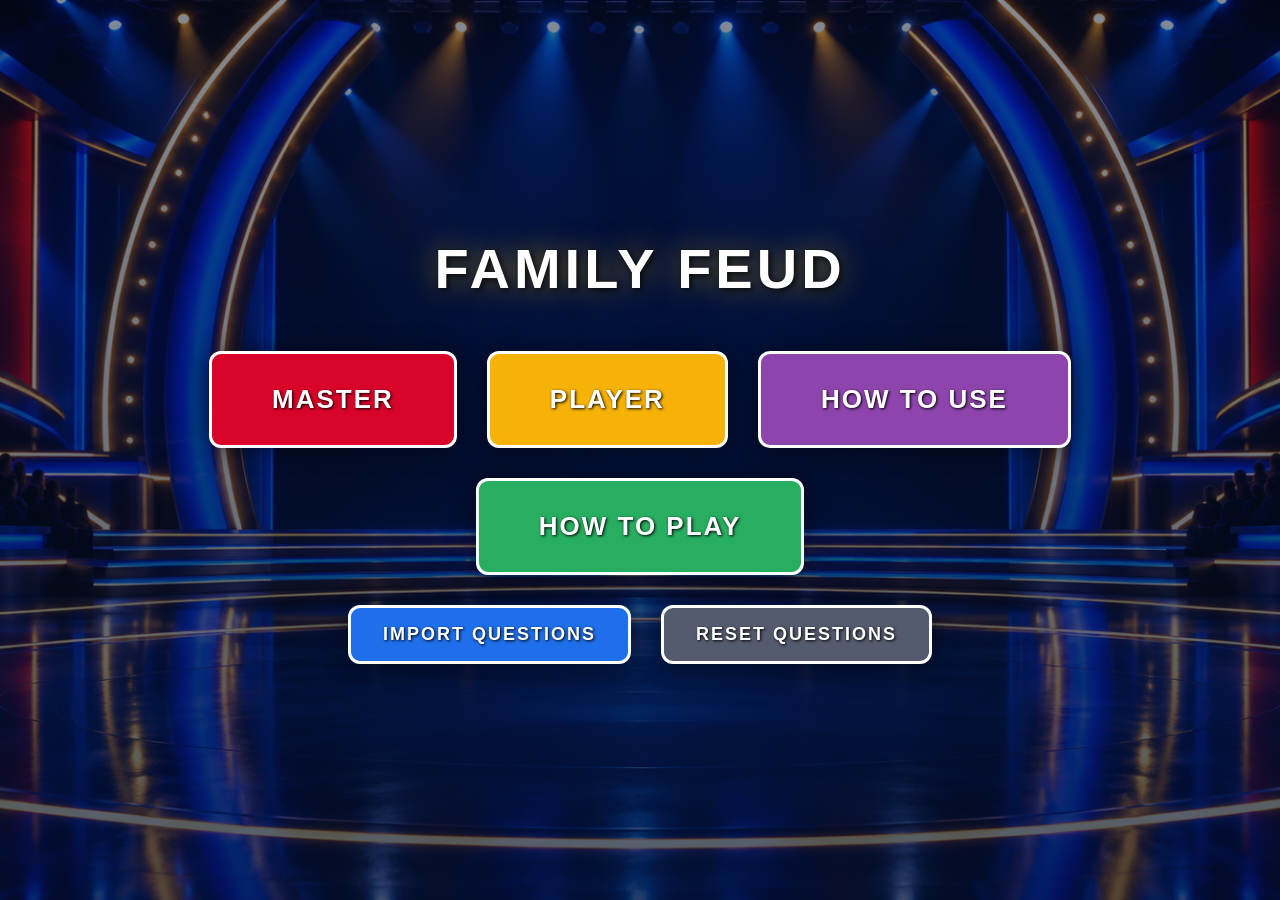
<file: index.html>
<!doctype html>
<html lang="en">
  <head>
    <meta charset="UTF-8" />
    <meta name="viewport" content="width=device-width, initial-scale=1.0" />
    <title>Family Feud</title>
    <style>
      html,
      body {
        height: 100%;
        margin: 0;
        padding: 0;
      }

      body {
        font-family: helvetica, sans-serif;
        display: flex;
        align-items: center;
        justify-content: center;
        min-height: 100vh;
        box-sizing: border-box;
        background-color: #071632;
        background-image:
          linear-gradient(rgba(4, 15, 38, 0.48), rgba(4, 15, 38, 0.68)),
          url("assets/images/stage-background.png");
        background-size: cover;
        background-position: center;
        background-repeat: no-repeat;
        background-attachment: fixed;
      }

      .landing {
        text-align: center;
        padding: 40px;
      }

      .landing h1 {
        color: white;
        font-size: 56px;
        letter-spacing: 4px;
        text-transform: uppercase;
        text-shadow:
          2px 2px 6px rgba(0, 0, 0, 0.8),
          0 0 30px rgba(255, 200, 0, 0.5);
        margin: 0 0 50px;
      }

      .buttonRow {
        display: flex;
        gap: 30px;
        justify-content: center;
        flex-wrap: wrap;
      }

      .landingBtn {
        display: inline-block;
        font-size: 26px;
        font-weight: bold;
        letter-spacing: 2px;
        text-transform: uppercase;
        text-decoration: none;
        color: white;
        padding: 30px 60px;
        border: 3px solid white;
        border-radius: 12px;
        text-shadow: 1px 1px 3px rgba(0, 0, 0, 1);
        box-shadow: 0 1px 24px 1px rgba(0, 0, 0, 0.48);
        transition:
          transform 0.2s ease,
          box-shadow 0.2s ease;
        cursor: pointer;
      }

      button.landingBtn {
        font-family: inherit;
      }

      .landingBtn:hover {
        transform: translateY(-4px);
        box-shadow: 0 6px 30px 2px rgba(0, 0, 0, 0.6);
      }

      .landingBtn:active {
        transform: translateY(0);
      }

      .masterBtn {
        background: #d90429;
      }

      .playersBtn {
        background: #f7b208;
      }

      .instructionsBtn {
        background: #8e44ad;
      }

      .mechanicsBtn {
        background: #27ae60;
      }

      .importBtn {
        background: #1f6feb;
      }

      .resetBtn {
        background: #555b6e;
      }

      .questionsRow {
        margin-top: 30px;
      }

      .questionsRow .landingBtn {
        font-size: 18px;
        padding: 16px 32px;
      }
    </style>
  </head>
  <body>
    <div class="landing">
      <h1>Family Feud</h1>
      <div class="buttonRow">
        <a class="landingBtn masterBtn" href="pages/master.html">Master</a>
        <a class="landingBtn playersBtn" href="pages/players.html">Player</a>
        <a class="landingBtn instructionsBtn" href="pages/instructions.html"
          >How to Use</a
        >
        <a class="landingBtn mechanicsBtn" href="pages/mechanics.html"
          >How to Play</a
        >
      </div>
      <div class="buttonRow questionsRow">
        <button type="button" id="importQuestions" class="landingBtn importBtn">
          Import Questions
        </button>
        <button type="button" id="resetQuestions" class="landingBtn resetBtn">
          Reset Questions
        </button>
        <input
          type="file"
          id="importQuestionsInput"
          accept="application/json,.json"
          style="display: none"
        />
      </div>
    </div>

    <script src="assets/js/questions.js"></script>
    <script src="assets/js/question-utils.js"></script>
    <script>
      function importQuestions() {
        document.getElementById("importQuestionsInput").click();
      }

      function handleQuestionsFile(event) {
        var file = event.target.files && event.target.files[0];
        if (!file) return;
        var reader = new FileReader();
        reader.onload = function (e) {
          var parsed;
          try {
            parsed = JSON.parse(e.target.result);
          } catch (err) {
            alert("That file is not valid JSON.");
            return;
          }
          var validationError = validateQuestionsData(parsed);
          if (validationError) {
            alert("Could not import questions: " + validationError);
            return;
          }
          localStorage.setItem("feudQuestionsData", JSON.stringify(parsed));
          localStorage.removeItem("feudGameState");
          alert(
            "Imported " +
              parsed.rounds.length +
              " round(s). Head to the Master Screen to start.",
          );
        };
        reader.onerror = function () {
          alert("Could not read that file.");
        };
        reader.readAsText(file);
        event.target.value = "";
      }

      function resetQuestions() {
        if (!localStorage.getItem("feudQuestionsData")) {
          alert("You're already using the default sample_question.json.");
          return;
        }
        if (
          !confirm(
            "Switch back to the default sample_question.json? This clears your imported question set.",
          )
        ) {
          return;
        }
        localStorage.removeItem("feudQuestionsData");
        localStorage.removeItem("feudGameState");
        alert("Restored the default sample_question.json.");
      }

      document
        .getElementById("importQuestions")
        .addEventListener("click", importQuestions);
      document
        .getElementById("importQuestionsInput")
        .addEventListener("change", handleQuestionsFile);
      document
        .getElementById("resetQuestions")
        .addEventListener("click", resetQuestions);
    </script>
  </body>
</html>
</file>
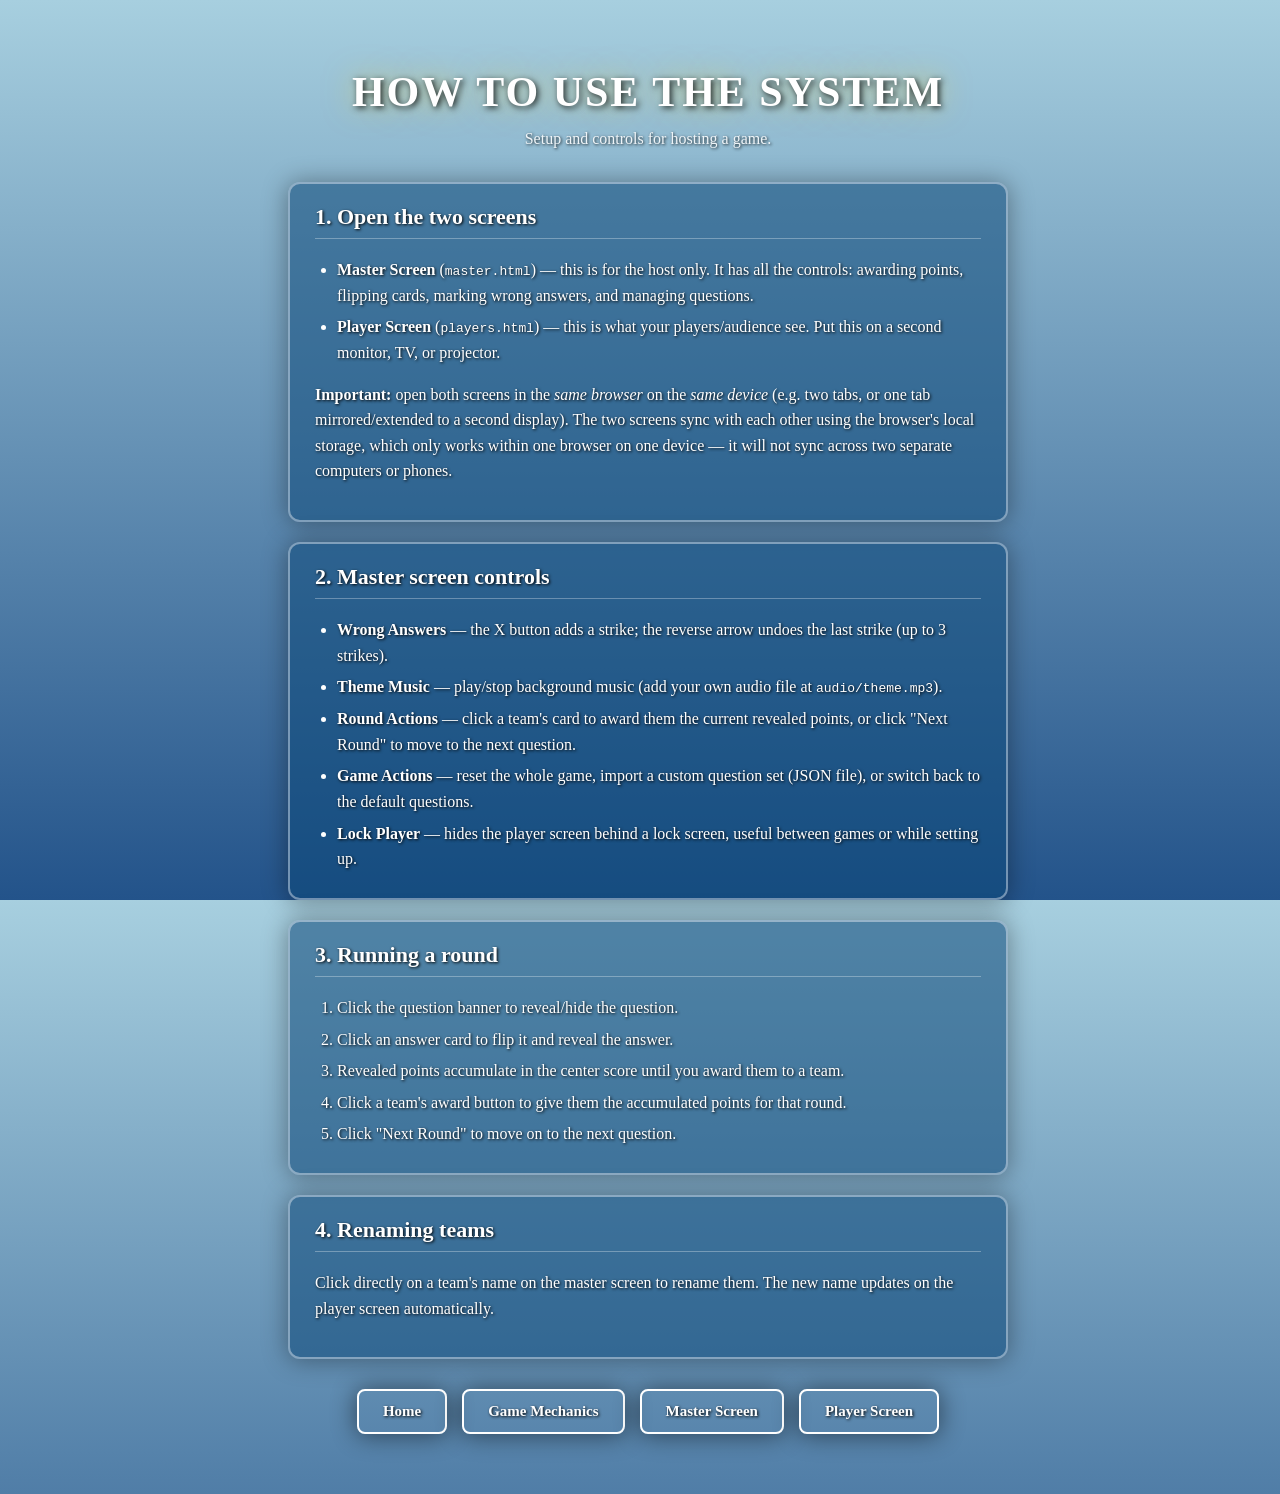
<file: instructions.html>
<!doctype html>
<html lang="en">
  <head>
    <meta charset="UTF-8" />
    <meta name="viewport" content="width=device-width, initial-scale=1.0" />
    <title>Family Feud - How to Use the System</title>
    <link rel="stylesheet" href="styles.css" />
  </head>
  <body>
    <div class="contentPage">
      <div class="card">
        <h1>How to Use the System</h1>
        <p class="subtitle">Setup and controls for hosting a game.</p>

        <section>
          <h2>1. Open the two screens</h2>
          <ul>
            <li>
              <strong>Master Screen</strong> (<code>master.html</code>) — this
              is for the host only. It has all the controls: awarding points,
              flipping cards, marking wrong answers, and managing questions.
            </li>
            <li>
              <strong>Player Screen</strong> (<code>players.html</code>) — this
              is what your players/audience see. Put this on a second monitor,
              TV, or projector.
            </li>
          </ul>
          <p>
            <strong>Important:</strong> open both screens in the
            <em>same browser</em> on the <em>same device</em> (e.g. two tabs, or
            one tab mirrored/extended to a second display). The two screens sync
            with each other using the browser's local storage, which only works
            within one browser on one device — it will not sync across two
            separate computers or phones.
          </p>
        </section>

        <section>
          <h2>2. Master screen controls</h2>
          <ul>
            <li>
              <strong>Wrong Answers</strong> — the X button adds a strike; the
              reverse arrow undoes the last strike (up to 3 strikes).
            </li>
            <li>
              <strong>Theme Music</strong> — play/stop background music (add
              your own audio file at <code>audio/theme.mp3</code>).
            </li>
            <li>
              <strong>Round Actions</strong> — click a team's card to award them
              the current revealed points, or click "Next Round" to move to the
              next question.
            </li>
            <li>
              <strong>Game Actions</strong> — reset the whole game, import a
              custom question set (JSON file), or switch back to the default
              questions.
            </li>
            <li>
              <strong>Lock Player</strong> — hides the player screen behind a
              lock screen, useful between games or while setting up.
            </li>
          </ul>
        </section>

        <section>
          <h2>3. Running a round</h2>
          <ol>
            <li>Click the question banner to reveal/hide the question.</li>
            <li>Click an answer card to flip it and reveal the answer.</li>
            <li>
              Revealed points accumulate in the center score until you award
              them to a team.
            </li>
            <li>
              Click a team's award button to give them the accumulated points
              for that round.
            </li>
            <li>Click "Next Round" to move on to the next question.</li>
          </ol>
        </section>

        <section>
          <h2>4. Renaming teams</h2>
          <p>
            Click directly on a team's name on the master screen to rename them.
            The new name updates on the player screen automatically.
          </p>
        </section>

        <div class="navRow">
          <a href="index.html">Home</a>
          <a href="mechanics.html">Game Mechanics</a>
          <a href="master.html">Master Screen</a>
          <a href="players.html">Player Screen</a>
        </div>
      </div>
    </div>
  </body>
</html>
</file>
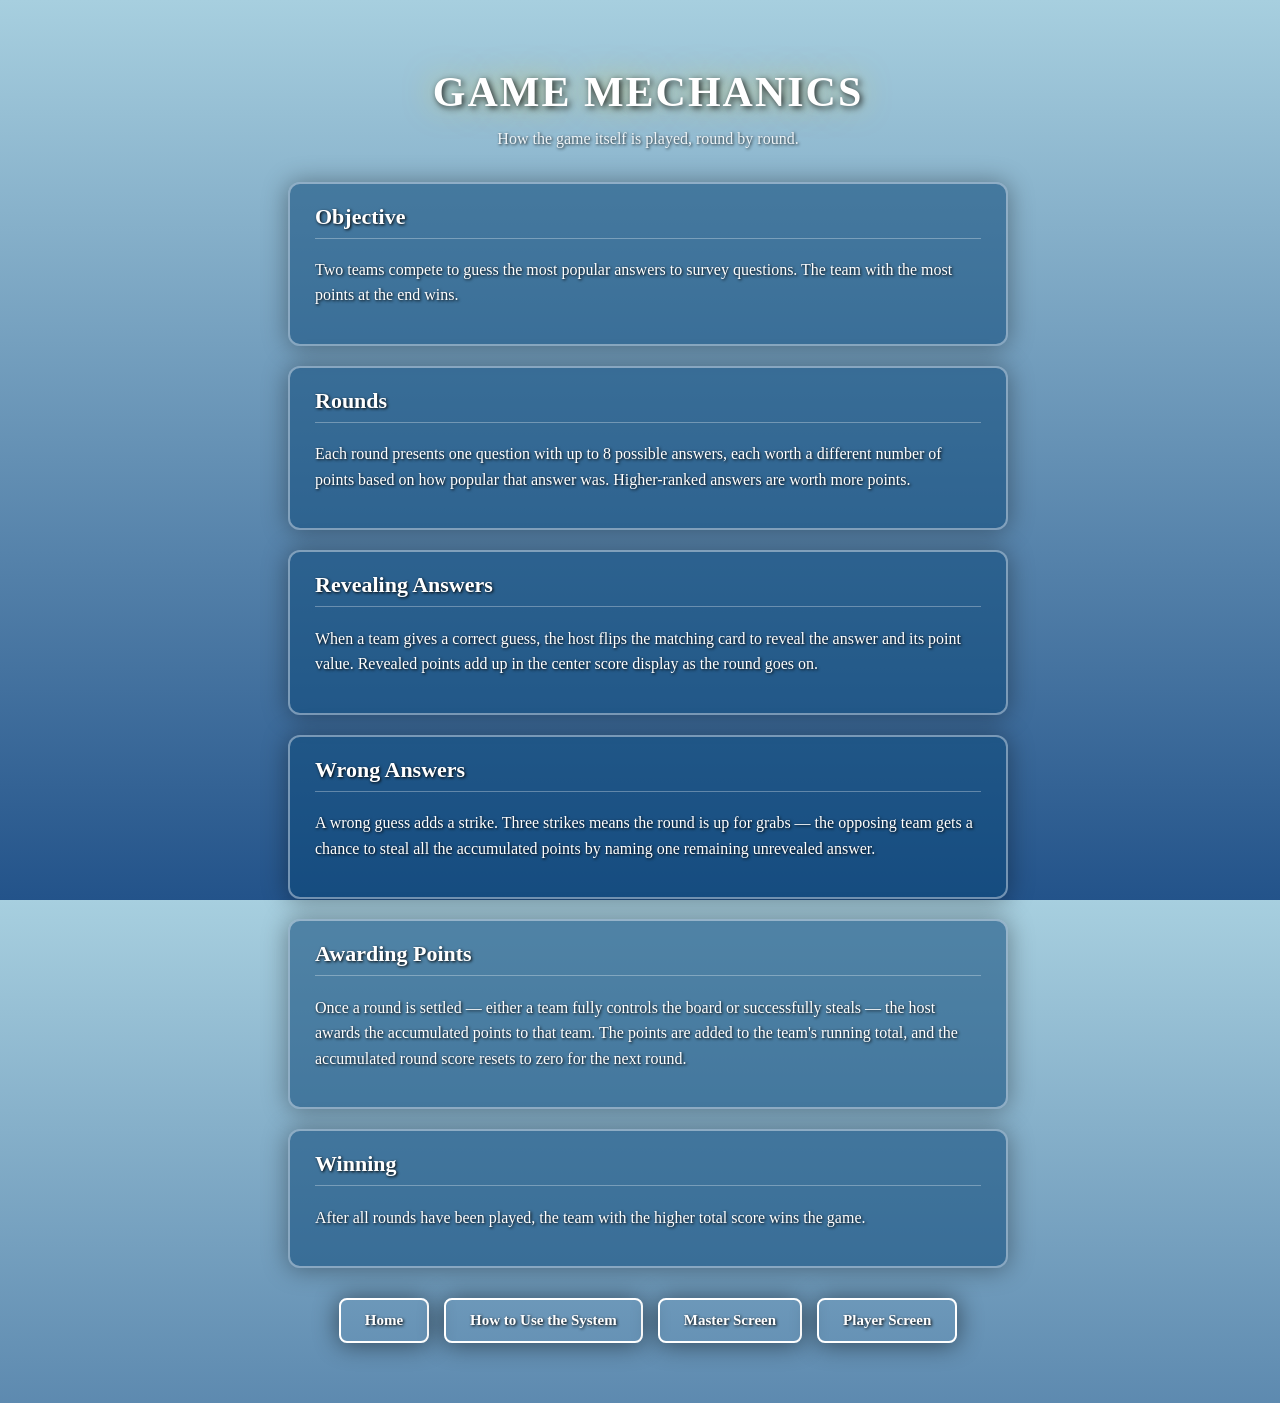
<file: mechanics.html>
<!doctype html>
<html lang="en">
  <head>
    <meta charset="UTF-8" />
    <meta name="viewport" content="width=device-width, initial-scale=1.0" />
    <title>Family Feud - Game Mechanics</title>
    <link rel="stylesheet" href="styles.css" />
  </head>
  <body>
    <div class="contentPage">
      <div class="card">
        <h1>Game Mechanics</h1>
        <p class="subtitle">How the game itself is played, round by round.</p>

        <section>
          <h2>Objective</h2>
          <p>
            Two teams compete to guess the most popular answers to survey
            questions. The team with the most points at the end wins.
          </p>
        </section>

        <section>
          <h2>Rounds</h2>
          <p>
            Each round presents one question with up to 8 possible answers, each
            worth a different number of points based on how popular that answer
            was. Higher-ranked answers are worth more points.
          </p>
        </section>

        <section>
          <h2>Revealing Answers</h2>
          <p>
            When a team gives a correct guess, the host flips the matching card
            to reveal the answer and its point value. Revealed points add up in
            the center score display as the round goes on.
          </p>
        </section>

        <section>
          <h2>Wrong Answers</h2>
          <p>
            A wrong guess adds a strike. Three strikes means the round is up for
            grabs — the opposing team gets a chance to steal all the accumulated
            points by naming one remaining unrevealed answer.
          </p>
        </section>

        <section>
          <h2>Awarding Points</h2>
          <p>
            Once a round is settled — either a team fully controls the board or
            successfully steals — the host awards the accumulated points to that
            team. The points are added to the team's running total, and the
            accumulated round score resets to zero for the next round.
          </p>
        </section>

        <section>
          <h2>Winning</h2>
          <p>
            After all rounds have been played, the team with the higher total
            score wins the game.
          </p>
        </section>

        <div class="navRow">
          <a href="index.html">Home</a>
          <a href="instructions.html">How to Use the System</a>
          <a href="master.html">Master Screen</a>
          <a href="players.html">Player Screen</a>
        </div>
      </div>
    </div>
  </body>
</html>
</file>
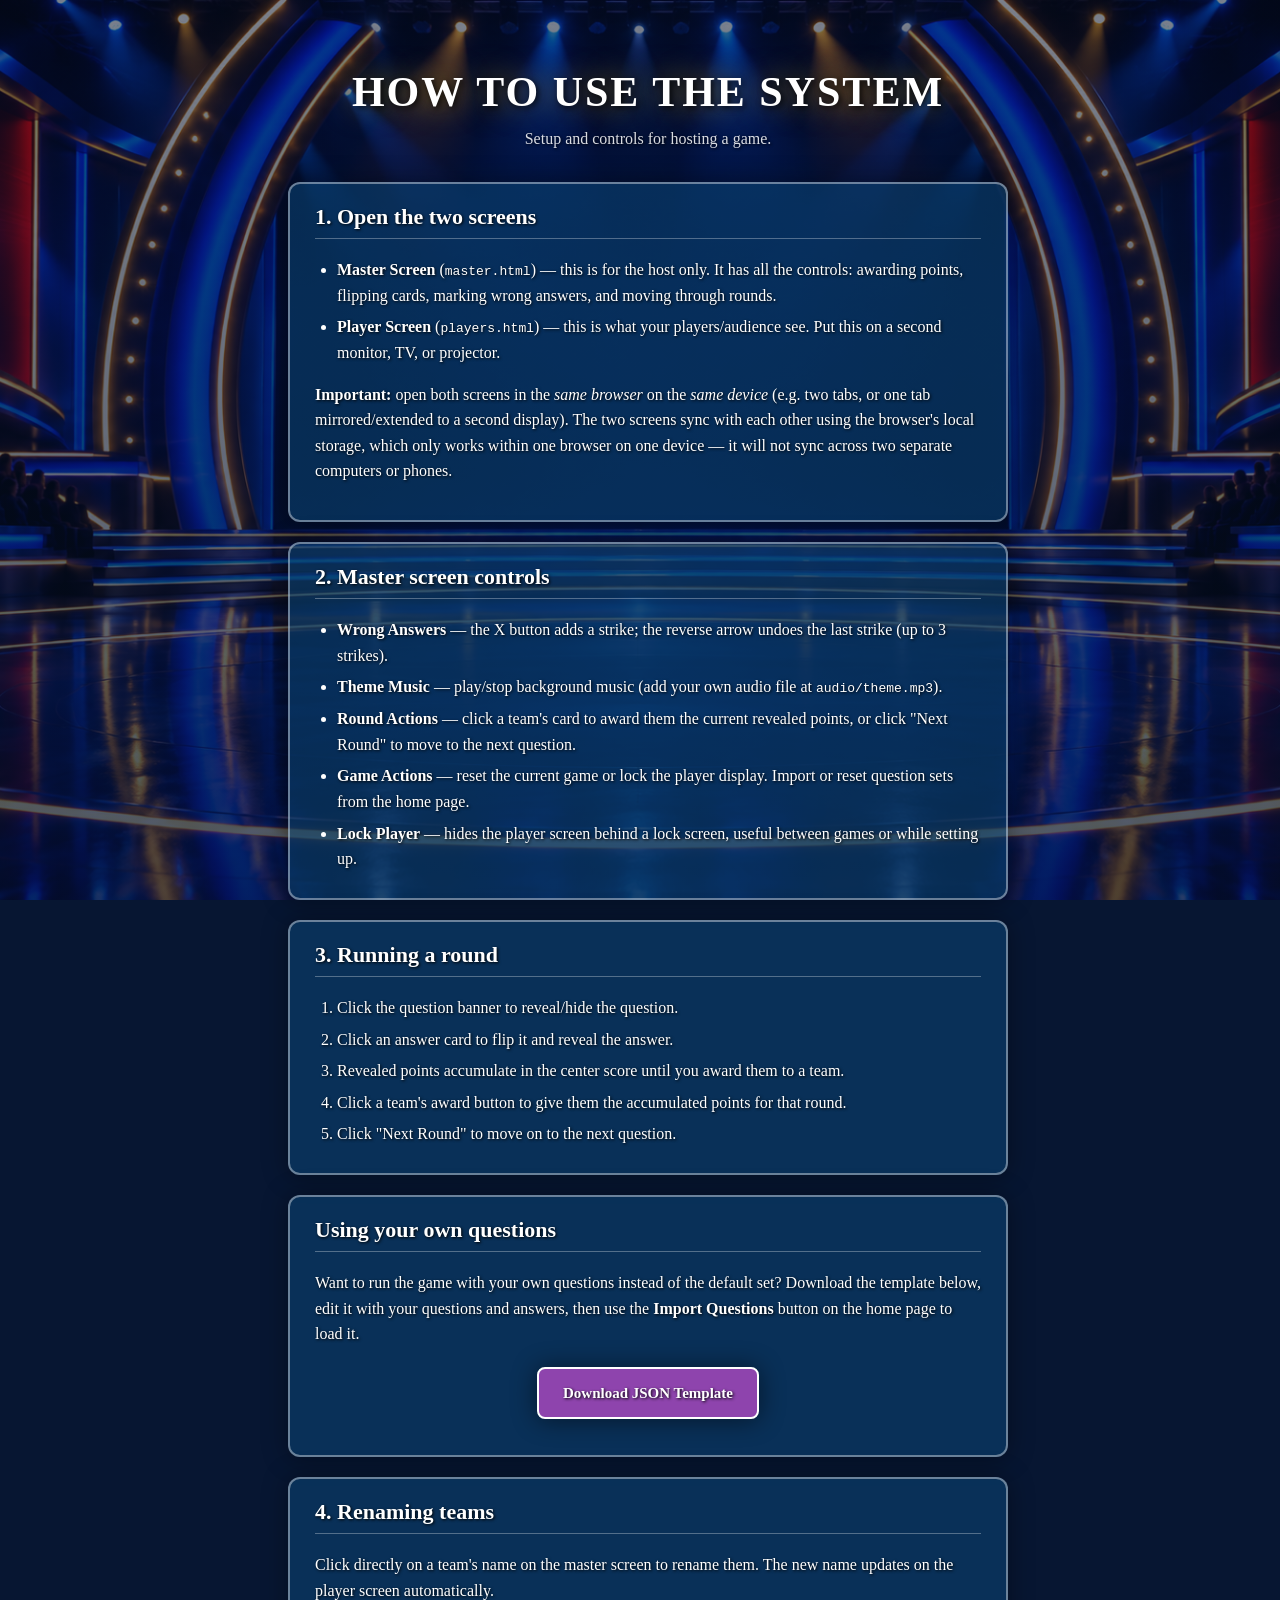
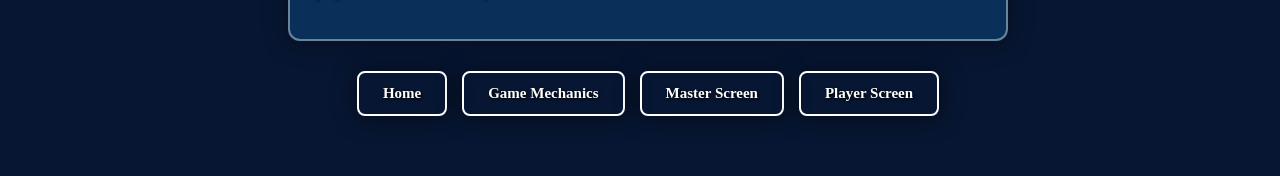
<file: pages/instructions.html>
<!doctype html>
<html lang="en">
  <head>
    <meta charset="UTF-8" />
    <meta name="viewport" content="width=device-width, initial-scale=1.0" />
    <title>Family Feud - How to Use the System</title>
    <link rel="stylesheet" href="../assets/css/styles.css" />
  </head>
  <body>
    <div class="contentPage">
      <div class="card">
        <h1>How to Use the System</h1>
        <p class="subtitle">Setup and controls for hosting a game.</p>

        <section>
          <h2>1. Open the two screens</h2>
          <ul>
            <li>
              <strong>Master Screen</strong> (<code>master.html</code>) — this
              is for the host only. It has all the controls: awarding points,
              flipping cards, marking wrong answers, and moving through rounds.
            </li>
            <li>
              <strong>Player Screen</strong> (<code>players.html</code>) — this
              is what your players/audience see. Put this on a second monitor,
              TV, or projector.
            </li>
          </ul>
          <p>
            <strong>Important:</strong> open both screens in the
            <em>same browser</em> on the <em>same device</em> (e.g. two tabs, or
            one tab mirrored/extended to a second display). The two screens sync
            with each other using the browser's local storage, which only works
            within one browser on one device — it will not sync across two
            separate computers or phones.
          </p>
        </section>

        <section>
          <h2>2. Master screen controls</h2>
          <ul>
            <li>
              <strong>Wrong Answers</strong> — the X button adds a strike; the
              reverse arrow undoes the last strike (up to 3 strikes).
            </li>
            <li>
              <strong>Theme Music</strong> — play/stop background music (add
              your own audio file at <code>audio/theme.mp3</code>).
            </li>
            <li>
              <strong>Round Actions</strong> — click a team's card to award them
              the current revealed points, or click "Next Round" to move to the
              next question.
            </li>
            <li>
              <strong>Game Actions</strong> — reset the current game or lock
              the player display. Import or reset question sets from the home
              page.
            </li>
            <li>
              <strong>Lock Player</strong> — hides the player screen behind a
              lock screen, useful between games or while setting up.
            </li>
          </ul>
        </section>

        <section>
          <h2>3. Running a round</h2>
          <ol>
            <li>Click the question banner to reveal/hide the question.</li>
            <li>Click an answer card to flip it and reveal the answer.</li>
            <li>
              Revealed points accumulate in the center score until you award
              them to a team.
            </li>
            <li>
              Click a team's award button to give them the accumulated points
              for that round.
            </li>
            <li>Click "Next Round" to move on to the next question.</li>
          </ol>
        </section>

        <section>
          <h2>Using your own questions</h2>
          <p>
            Want to run the game with your own questions instead of the default
            set? Download the template below, edit it with your questions and
            answers, then use the <strong>Import Questions</strong> button on
            the home page to load it.
          </p>
          <p style="text-align: center; margin-top: 20px">
            <a
              class="downloadBtn"
              href="../sample_question.json"
              download="sample_question.json"
            >
              Download JSON Template
            </a>
          </p>
        </section>

        <section>
          <h2>4. Renaming teams</h2>
          <p>
            Click directly on a team's name on the master screen to rename them.
            The new name updates on the player screen automatically.
          </p>
        </section>

        <div class="navRow">
          <a href="../index.html">Home</a>
          <a href="mechanics.html">Game Mechanics</a>
          <a href="master.html">Master Screen</a>
          <a href="players.html">Player Screen</a>
        </div>
      </div>
    </div>
  </body>
</html>
</file>
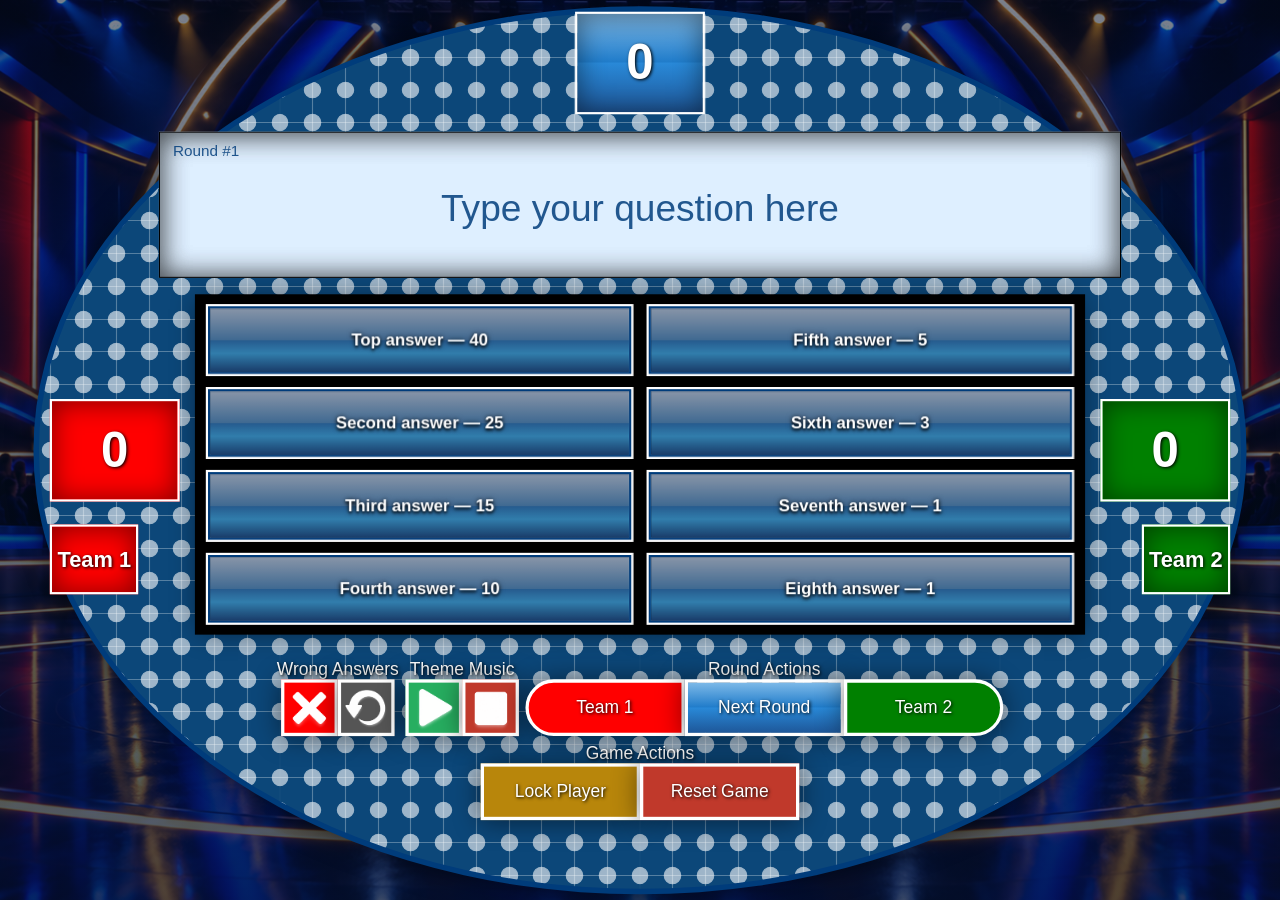
<file: pages/master.html>
<!doctype html>
<html lang="en">
  <head>
    <meta charset="UTF-8" />
    <meta name="viewport" content="width=device-width, initial-scale=1.0" />
    <title>Family Feud - Master Control</title>
    <link rel="stylesheet" href="../assets/css/styles.css" />
  </head>
  <body class="masterPage">
    <audio id="wrong" src="../assets/audio/Wrong.mp3" preload="auto"></audio>
    <audio
      id="correct"
      src="../assets/audio/Correct.mp3"
      preload="auto"
    ></audio>
    <audio id="theme" src="../assets/audio/Theme.mp3" preload="auto"></audio>

    <div
      id="wrongImagePerTeam"
      class="wrongImagePerTeam"
      style="display: none"
    ></div>
    <img
      id="wrongImage"
      src="../assets/images/wrong.png"
      alt=""
      style="display: none"
    />

    <script
      src="https://code.jquery.com/jquery-3.7.1.min.js"
      integrity="sha256-/JqT3SQfawRcv/BIHPThkBvs0OEvtFFmqPF/lYI/Cxo="
      crossorigin="anonymous"
    ></script>
    <script src="../assets/js/questions.js"></script>
    <script src="../assets/js/question-utils.js"></script>
    <script>
      var domain = "../assets/";
    </script>
    <script src="../assets/js/main.js"></script>
    <script src="../assets/js/master.js"></script>
  </body>
</html>
</file>
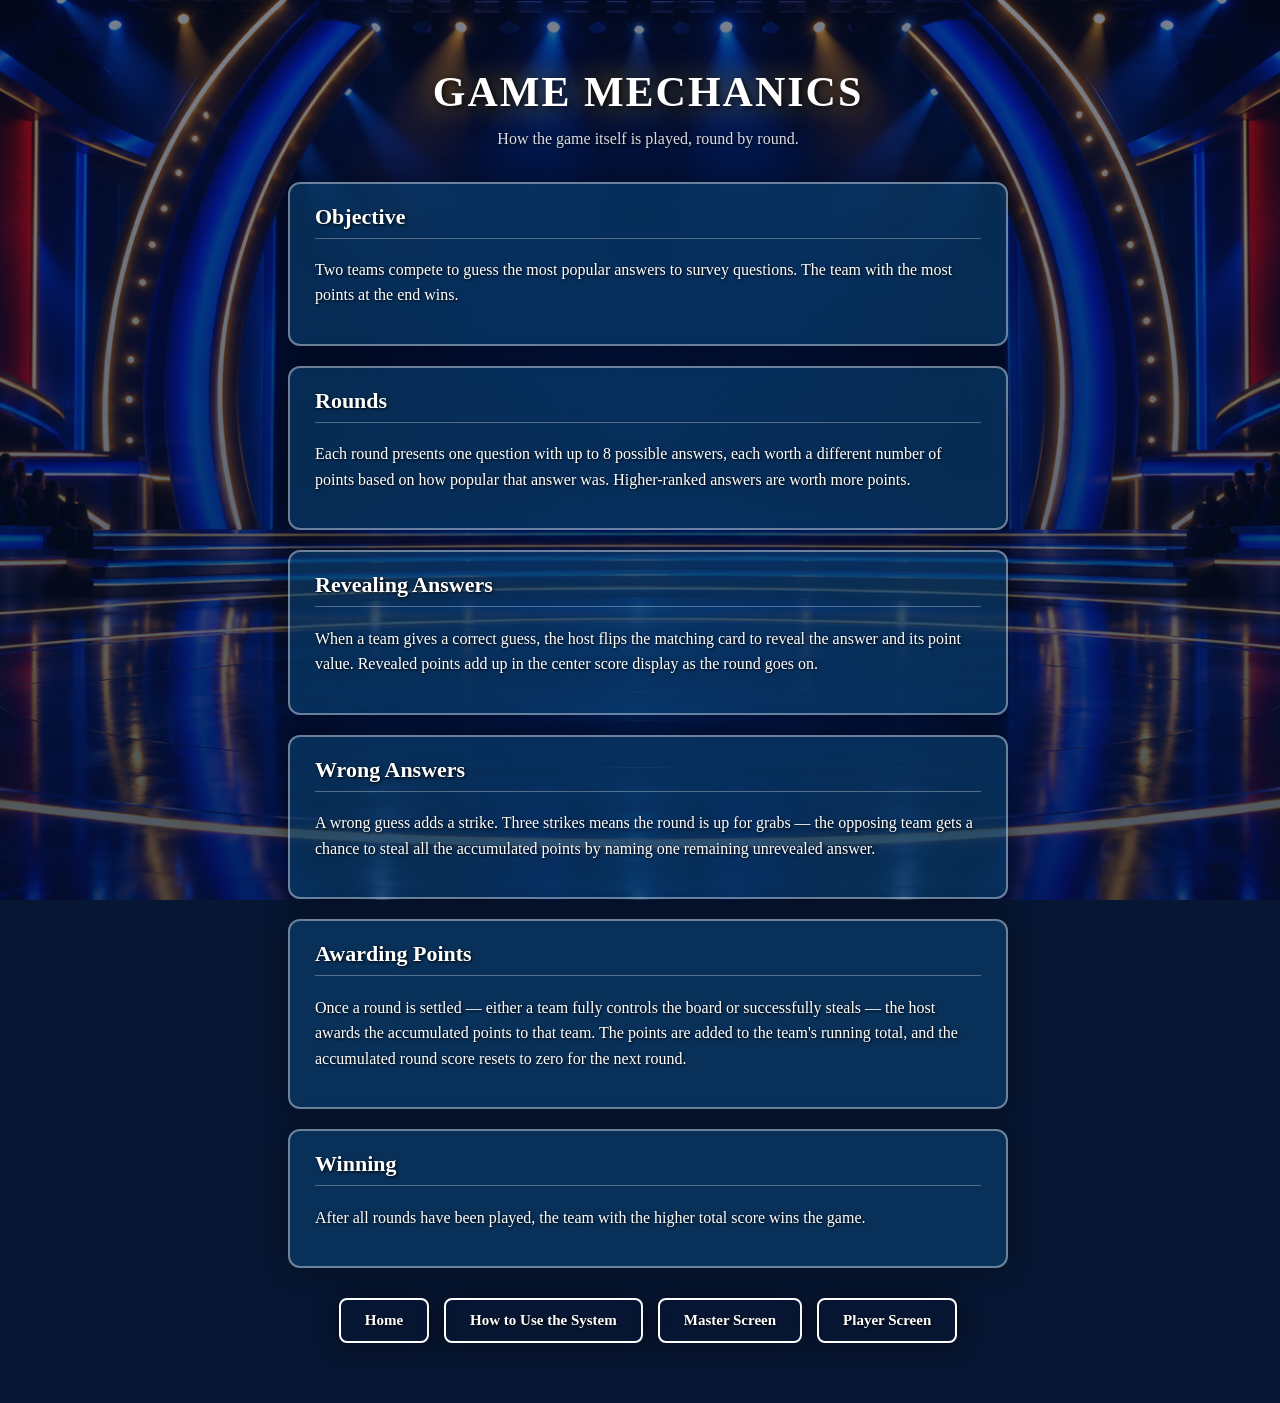
<file: pages/mechanics.html>
<!doctype html>
<html lang="en">
  <head>
    <meta charset="UTF-8" />
    <meta name="viewport" content="width=device-width, initial-scale=1.0" />
    <title>Family Feud - Game Mechanics</title>
    <link rel="stylesheet" href="../assets/css/styles.css" />
  </head>
  <body>
    <div class="contentPage">
      <div class="card">
        <h1>Game Mechanics</h1>
        <p class="subtitle">How the game itself is played, round by round.</p>

        <section>
          <h2>Objective</h2>
          <p>
            Two teams compete to guess the most popular answers to survey
            questions. The team with the most points at the end wins.
          </p>
        </section>

        <section>
          <h2>Rounds</h2>
          <p>
            Each round presents one question with up to 8 possible answers, each
            worth a different number of points based on how popular that answer
            was. Higher-ranked answers are worth more points.
          </p>
        </section>

        <section>
          <h2>Revealing Answers</h2>
          <p>
            When a team gives a correct guess, the host flips the matching card
            to reveal the answer and its point value. Revealed points add up in
            the center score display as the round goes on.
          </p>
        </section>

        <section>
          <h2>Wrong Answers</h2>
          <p>
            A wrong guess adds a strike. Three strikes means the round is up for
            grabs — the opposing team gets a chance to steal all the accumulated
            points by naming one remaining unrevealed answer.
          </p>
        </section>

        <section>
          <h2>Awarding Points</h2>
          <p>
            Once a round is settled — either a team fully controls the board or
            successfully steals — the host awards the accumulated points to that
            team. The points are added to the team's running total, and the
            accumulated round score resets to zero for the next round.
          </p>
        </section>

        <section>
          <h2>Winning</h2>
          <p>
            After all rounds have been played, the team with the higher total
            score wins the game.
          </p>
        </section>

        <div class="navRow">
          <a href="../index.html">Home</a>
          <a href="instructions.html">How to Use the System</a>
          <a href="master.html">Master Screen</a>
          <a href="players.html">Player Screen</a>
        </div>
      </div>
    </div>
  </body>
</html>
</file>
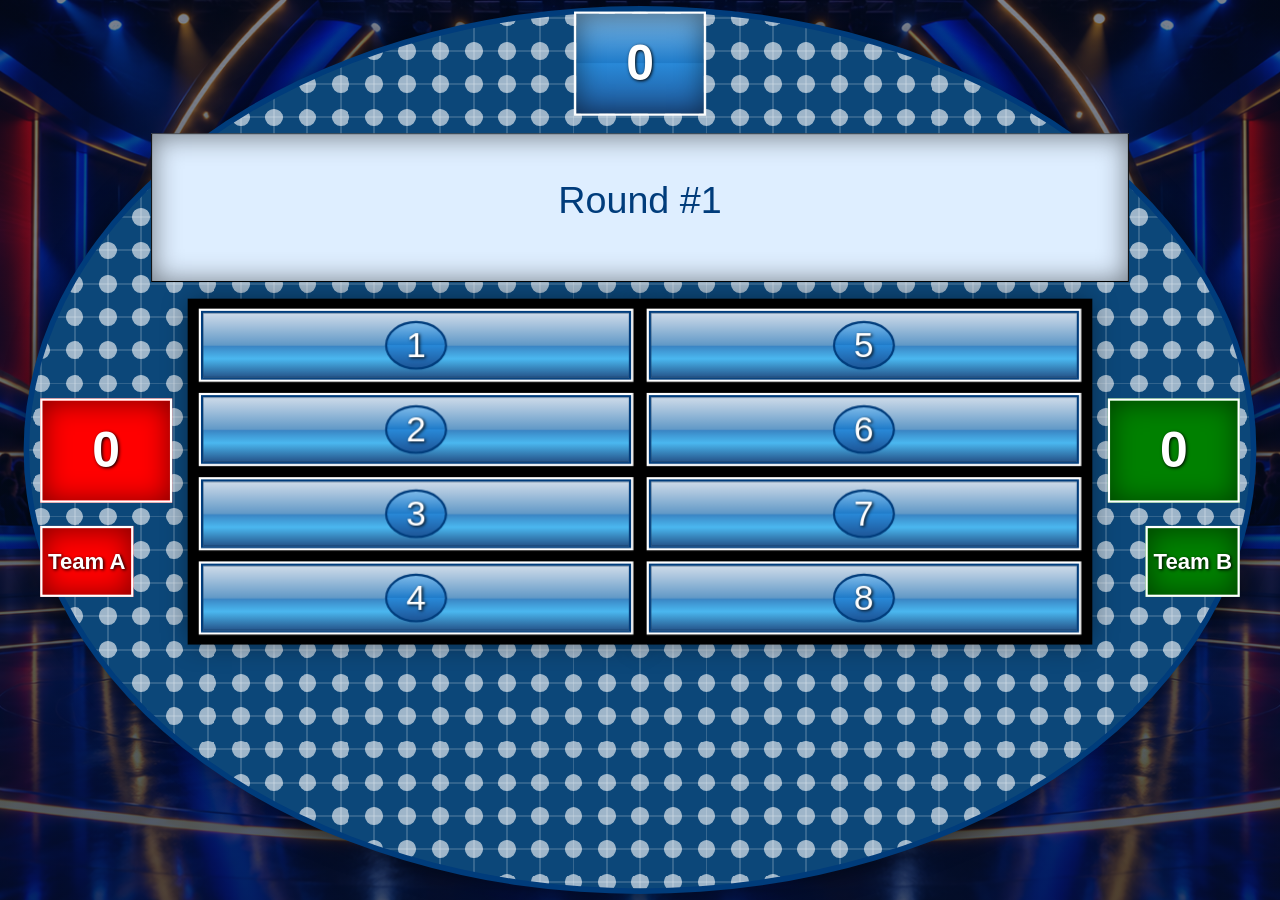
<file: pages/players.html>
<!doctype html>
<html lang="en">
  <head>
    <meta charset="UTF-8" />
    <meta name="viewport" content="width=device-width, initial-scale=1.0" />
    <title>Family Feud - Players</title>
    <link rel="stylesheet" href="../assets/css/styles.css" />
  </head>
  <body class="playersPage">
    <div id="lockScreen" class="lockScreen">
      <div class="lockScreenInner"></div>
    </div>

    <audio id="wrong" src="../assets/audio/Wrong.mp3" preload="auto"></audio>
    <audio
      id="correct"
      src="../assets/audio/Correct.mp3"
      preload="auto"
    ></audio>
    <audio id="theme" src="../assets/audio/Theme.mp3" preload="auto"></audio>

    <div
      id="wrongImagePerTeam"
      class="wrongImagePerTeam"
      style="display: none"
    ></div>
    <img
      id="wrongImage"
      src="../assets/images/wrong.png"
      alt=""
      style="display: none"
    />

    <script
      src="https://code.jquery.com/jquery-3.7.1.min.js"
      integrity="sha256-/JqT3SQfawRcv/BIHPThkBvs0OEvtFFmqPF/lYI/Cxo="
      crossorigin="anonymous"
    ></script>
    <script src="../assets/js/questions.js"></script>
    <script src="../assets/js/question-utils.js"></script>
    <script>
      var domain = "../assets/";
    </script>
    <script src="../assets/js/main.js"></script>
    <script src="../assets/js/players.js"></script>
  </body>
</html>
</file>
<file: styles.css>
html {
  height: 100%;
  width: 100%;
}

body {
  background: #a7cfdf;
  background: -moz-linear-gradient(top, #a7cfdf 0%, #23538a 100%);
  background: -webkit-linear-gradient(top, #a7cfdf 0%, #23538a 100%);
  background: linear-gradient(to bottom, #a7cfdf 0%, #23538a 100%);
  filter: progid:DXImageTransform.Microsoft.gradient(startColorstr='#a7cfdf', endColorstr='#23538a', GradientType=0);
  height: 100%;
  width: 100%;
  box-sizing: border-box;
}

.gameBoard .cardHolder > div,
.gameBoard .LBG {
  background: #cedbe9;
  background: -moz-linear-gradient(
    top,
    #cedbe9 0%,
    #aac5de 17%,
    #6199c7 50%,
    #3a84c3 51%,
    #419ad6 59%,
    #4bb8f0 71%,
    #3a8bc2 84%,
    #26558b 100%
  );
  background: -webkit-linear-gradient(
    top,
    #cedbe9 0%,
    #aac5de 17%,
    #6199c7 50%,
    #3a84c3 51%,
    #419ad6 59%,
    #4bb8f0 71%,
    #3a8bc2 84%,
    #26558b 100%
  );
  background: linear-gradient(
    to bottom,
    #cedbe9 0%,
    #aac5de 17%,
    #6199c7 50%,
    #3a84c3 51%,
    #419ad6 59%,
    #4bb8f0 71%,
    #3a8bc2 84%,
    #26558b 100%
  );
  filter: progid:DXImageTransform.Microsoft.gradient(startColorstr='#cedbe9', endColorstr='#26558b', GradientType=0);
}

.gameBoard .cardHolder > div:empty,
.gameBoard .score,
.gameBoard .button,
.gameBoard .DBG {
  background: #7db9e8;
  background: -moz-linear-gradient(
    top,
    #7db9e8 0%,
    #207cca 49%,
    #2989d8 50%,
    #1e5799 100%
  );
  background: -webkit-linear-gradient(
    top,
    #7db9e8 0%,
    #207cca 49%,
    #2989d8 50%,
    #1e5799 100%
  );
  background: linear-gradient(
    to bottom,
    #7db9e8 0%,
    #207cca 49%,
    #2989d8 50%,
    #1e5799 100%
  );
  filter: progid:DXImageTransform.Microsoft.gradient(startColorstr='#7db9e8', endColorstr='#1e5799', GradientType=0);
}

.gameBoard {
  position: relative;
  font-family: helvetica, sans-serif;
  color: white;
  text-shadow: 1px 1px 3px rgba(0, 0, 0, 1);
  border: 5px solid #003c7b;
  text-align: center;
  padding: 130px 150px 230px;
  border-radius: 50%;
  max-width: 1000px;
  max-height: 980px;
  min-width: 305px;
  margin: auto;
  background: #0c4779 url("images/bgFF.svg") repeat center center;
  -webkit-box-shadow: 0 1px 24px 1px rgba(0, 0, 0, 0.48);
  -moz-box-shadow: 0 1px 24px 1px rgba(0, 0, 0, 0.48);
  box-shadow: 0 1px 24px 1px rgba(0, 0, 0, 0.48);
}

.gameBoard .score {
  position: absolute;
  text-align: center;
  margin: auto;
  font-size: 45px;
  height: 50px;
  line-height: 50px;
  width: 75px;
  padding: 20px;
  border: 2px solid white;
  -webkit-box-shadow: inset 0 1px 24px 1px rgba(0, 0, 0, 0.48);
  -moz-box-shadow: inset 0 1px 24px 1px rgba(0, 0, 0, 0.48);
  box-shadow: inset 0 1px 24px 1px rgba(0, 0, 0, 0.48);
}

.gameBoard .score#countdown {
  height: 75px;
  line-height: 75px;
  width: 125px;
  font-size: 65px;
  left: 0;
  right: 0;
  top: 20px;
}

.gameBoard .score#team1 {
  left: 10px;
  top: 0;
  bottom: 0;
  background: red;
}

.gameBoard .score#teamLabel1 {
  left: 10px;
  top: 200px;
  bottom: 0;
  font-size: 20px;
  height: 50px;
  width: auto;
  padding: 5px;
  background: red;
  cursor: pointer;
}

.gameBoard .score#team2 {
  right: 10px;
  top: 0;
  bottom: 0;
  background: green;
}

.gameBoard .score#teamLabel2 {
  right: 10px;
  top: 200px;
  bottom: 0;
  font-size: 20px;
  height: 50px;
  width: auto;
  padding: 5px;
  background: green;
  cursor: pointer;
}

.gameBoard .questionHolder {
  position: relative;
  width: 720px;
  height: 100px;
  line-height: 100px;
  text-align: center;
  font-size: 30px;
  color: #003c7b;
  text-shadow: initial;
  border: 1px solid black;
  background: #deeeff;
  padding: 10px;
  margin: auto auto 15px;
  -webkit-box-shadow: inset 0 1px 24px 1px rgba(0, 0, 0, 0.48);
  -moz-box-shadow: inset 0 1px 24px 1px rgba(0, 0, 0, 0.48);
  box-shadow: inset 0 1px 24px 1px rgba(0, 0, 0, 0.48);
  cursor: pointer;
}

.gameBoard .questionHolder span {
  display: inline-block;
  vertical-align: middle;
  line-height: normal;
}

.gameBoard .colHolder {
  background: black;
  padding: 4px;
}

.gameBoard .colHolder > div {
  display: block;
  width: 100%;
  -webkit-box-shadow: 0 1px 24px 1px rgba(0, 0, 0, 0.48);
  -moz-box-shadow: 0 1px 24px 1px rgba(0, 0, 0, 0.48);
  box-shadow: 0 1px 24px 1px rgba(0, 0, 0, 0.48);
}

.gameBoard .cardHolder {
  display: inline-block;
  position: relative;
  vertical-align: top;
  height: 50px;
  margin: 4px;
  width: 95%;
  background: black;
  border: 4px solid white;
  perspective: 800px;
}

.gameBoard .cardHolder:not(.empty) {
  cursor: pointer;
}

.gameBoard .cardHolder b {
  position: absolute;
  right: 0;
  width: 45px;
  text-align: center;
  border-left: 2px solid #003c7b;
}

.gameBoard .cardHolder span {
  margin: 10px;
}

.gameBoard .cardHolder > div {
  top: -2px;
  left: -2px;
  margin: 0;
  padding: 0;
  position: absolute;
  width: 100%;
  height: 100%;
  border: 2px solid #003c7b;
  line-height: 50px;
  transform-style: preserve-3d;
  -webkit-transform-style: preserve-3d;
  transform: rotateX(0deg);
  transition: transform 1s cubic-bezier(0.34, 1.56, 0.64, 1);
}

.gameBoard .cardHolder > div.flipped {
  transform: rotateX(-180deg);
}

.gameBoard .cardHolder .back {
  font-size: 25px;
  text-align: left;
  height: 50px;
  line-height: 50px;
  position: absolute;
  top: 0;
  left: 0;
  width: 100%;
  backface-visibility: hidden;
  -webkit-backface-visibility: hidden;
  transform: rotateX(180deg);
}

.gameBoard .cardHolder .back span {
  text-align: left;
  display: inline-block;
  vertical-align: middle;
  line-height: normal;
}

.gameBoard .cardHolder .front {
  text-align: center;
  position: absolute;
  top: 0;
  left: 0;
  width: 100%;
  height: 100%;
  backface-visibility: hidden;
  -webkit-backface-visibility: hidden;
}

.gameBoard .cardHolder .front span {
  font-size: 30px;
  position: absolute;
  border-radius: 50%;
  line-height: 35px;
  height: 35px;
  width: 45px;
  left: 0;
  right: 0;
  top: 0;
  bottom: 0;
  display: block;
  margin: auto;
  border: 2px solid #003c7b;
}

.gameBoard .cardHolder .front .peekAnswer {
  position: absolute;
  left: 0;
  right: 0;
  top: 0;
  bottom: 0;
  line-height: 50px;
  font-size: 13px;
  text-align: center;
  color: white;
  opacity: 0.55;
  white-space: nowrap;
  overflow: hidden;
  text-overflow: ellipsis;
  padding: 0 8px;
  box-sizing: border-box;
  pointer-events: none;
}

.masterBoard .cardHolder .front .DBG {
  display: none;
}

.masterBoard .cardHolder .front .peekAnswer {
  font-size: 16px;
  opacity: 0.7;
}

.gameBoard .btnHolder {
  position: absolute;
  margin: auto;
  left: 0;
  right: 0;
  bottom: 15px;
  width: 94%;
  display: flex;
  flex-wrap: wrap;
  justify-content: center;
  align-items: center;
  gap: 8px;
}

.gameBoard .btnHolder .button {
  cursor: pointer;
  display: inline-block;
  font-size: 15px;
  margin: 0;
  height: 40px;
  line-height: 40px;
  width: 128px;
  border: 3px solid white;
  -webkit-box-shadow: 0 1px 24px 1px rgba(0, 0, 0, 0.48);
  -moz-box-shadow: 0 1px 24px 1px rgba(0, 0, 0, 0.48);
  box-shadow: 0 1px 24px 1px rgba(0, 0, 0, 0.48);
}

.gameBoard .btnHolder .button#awardTeam1 {
  border-radius: 50px 0 0 50px;
  background: red;
}

.gameBoard .btnHolder .button#awardTeam2 {
  border-radius: 0 50px 50px 0;
  background: green;
}

@media screen and (min-width: 780px) {
  .gameBoard .colHolder > div {
    display: inline-block;
    width: 50%;
  }
}

.playBtn {
  margin-top: 100px;
  background: transparent;
  color: white;
  font-weight: bold;
  padding: 20px;
  border: 3px solid white;
  -webkit-box-shadow: 0 1px 24px 1px rgb(0 0 0 / 48%);
  -moz-box-shadow: 0 1px 24px 1px rgba(0, 0, 0, 0.48);
  box-shadow: 0 1px 24px 1px rgb(0 0 0 / 48%);
}

.splashImage {
  position: absolute;
  z-index: 9999;
  top: 0;
  bottom: 0;
  left: 0;
  right: 0;
  margin: auto;
}

.wrongImagePerTeam {
  position: absolute;
  z-index: 9999;
  top: 30px;
  bottom: 0;
  left: 0;
  right: 0;
  margin: 0 auto;
  height: 100px;
  display: flex;
  align-items: center;
  justify-content: center;
  gap: 10px;
  width: fit-content;
}

.wrongImagePerTeam img {
  height: 100px;
}

.questionHide {
  height: 100%;
  z-index: 999;
  position: absolute;
  background: #deeeff;
  width: 100%;
  left: 0;
  top: 0;
  box-shadow: inset 0 1px 24px 1px rgb(0 0 0 / 48%);
}

.masterBoard .questionHide .questionNumber {
  position: absolute;
  top: 8px;
  left: 12px;
  font-size: 14px;
  line-height: normal;
  color: #003c7b;
  opacity: 0.85;
}

.masterBoard .questionHide {
  background: rgba(222, 238, 255, 0.15);
}

#wrongTeam {
  background: red;
  width: 40px !important;
  height: 40px !important;
  line-height: 40px !important;
}

#revertWrong {
  background: #555;
  width: 40px !important;
  height: 40px !important;
  line-height: 40px !important;
}

#playTheme {
  width: 40px !important;
  height: 40px !important;
  background: #27ae60 !important;
}

#stopTheme {
  width: 40px !important;
  height: 40px !important;
  background: #c0392b !important;
}

#showControls {
  width: 150px;
  font-size: 12px;
  padding: 5px;
  border: white 2px solid;
  left: 0;
  right: 0;
  position: absolute;
  margin: auto;
  bottom: 10px;
  cursor: pointer;
  font-weight: bold;
}

.playersBoard #showControls {
  display: none;
}

#resetGame {
  background: #c0392b !important;
}

#importQuestions {
  background: #8e44ad !important;
}

#resetQuestions {
  background: #7f8c8d !important;
}

#toggleLock {
  background: #b8860b !important;
}

.lockScreen {
  display: none;
  align-items: center;
  justify-content: center;
  position: fixed;
  top: 0;
  left: 0;
  width: 100vw;
  height: 100vh;
  z-index: 99999;
  background: url("images/background.png");
  background-size: 100% 100%;
  background-position: center center;
  background-repeat: no-repeat;
}

.lockScreen.active {
  display: flex;
}

.lockScreen h1 {
  color: white;
  font-family: helvetica, sans-serif;
  font-size: 56px;
  letter-spacing: 4px;
  text-transform: uppercase;
  text-shadow:
    2px 2px 6px rgba(0, 0, 0, 0.8),
    0 0 30px rgba(255, 200, 0, 0.5);
  margin: 0;
}

#wrongImage {
  position: absolute;
  z-index: 1000;
  margin: auto;
  top: 0;
  bottom: 0;
  left: 0;
  right: 0;
}

.contentPage {
  min-height: 100%;
  display: flex;
  justify-content: center;
  padding: 60px 20px;
  box-sizing: border-box;
}

.contentPage .card {
  max-width: 720px;
  width: 100%;
  color: white;
  text-shadow: 1px 1px 3px rgba(0, 0, 0, 1);
  text-align: center;
}

.contentPage h1 {
  font-size: 42px;
  letter-spacing: 2px;
  text-transform: uppercase;
  text-shadow:
    2px 2px 6px rgba(0, 0, 0, 0.8),
    0 0 30px rgba(255, 200, 0, 0.5);
  margin: 0 0 10px;
}

.contentPage .subtitle {
  font-size: 16px;
  opacity: 0.85;
  margin: 0 0 30px;
}

.contentPage section {
  background: rgba(12, 71, 121, 0.55);
  border: 2px solid rgba(255, 255, 255, 0.4);
  border-radius: 12px;
  padding: 20px 25px;
  margin-bottom: 20px;
  box-shadow: 0 1px 24px 1px rgba(0, 0, 0, 0.35);
  text-align: left;
}

.contentPage h2 {
  margin-top: 0;
  font-size: 22px;
  border-bottom: 1px solid rgba(255, 255, 255, 0.3);
  padding-bottom: 8px;
}

.contentPage p {
  line-height: 1.6;
}

.contentPage ul,
.contentPage ol {
  margin: 10px 0 0;
  padding-left: 22px;
  line-height: 1.6;
}

.contentPage ul li,
.contentPage ol li {
  margin-bottom: 6px;
}

.contentPage .navRow {
  display: flex;
  gap: 15px;
  justify-content: center;
  flex-wrap: wrap;
  margin-top: 30px;
}

.contentPage .navRow a {
  text-decoration: none;
  color: white;
  font-weight: bold;
  font-size: 15px;
  padding: 12px 24px;
  border: 2px solid white;
  border-radius: 8px;
  text-shadow: 1px 1px 3px rgba(0, 0, 0, 1);
  box-shadow: 0 1px 24px 1px rgba(0, 0, 0, 0.48);
  transition: transform 0.2s ease;
}

.contentPage .navRow a:hover {
  transform: translateY(-2px);
}
</file>
<file: assets/css/styles.css>
html {
  height: 100%;
  width: 100%;
}

body {
  background-color: #071632;
  background-image:
    linear-gradient(rgba(4, 15, 38, 0.52), rgba(4, 15, 38, 0.7)),
    url("../images/stage-background.png");
  background-size: cover;
  background-position: center;
  background-repeat: no-repeat;
  background-attachment: fixed;
  min-height: 100vh;
  width: 100%;
  box-sizing: border-box;
}

.playersPage {
  position: relative;
  width: 100%;
  height: 100vh;
  height: 100dvh;
  min-height: 0;
  margin: 0;
  overflow: hidden;
}

.playersPage .playersBoard {
  position: absolute;
  top: 50%;
  left: 50%;
  margin: 0;
  transform: translate(-50%, -50%) scale(var(--fit-scale, 1));
  transform-origin: center;
}

.masterPage {
  position: relative;
  width: 100%;
  height: 100vh;
  height: 100dvh;
  min-height: 0;
  margin: 0;
  overflow: hidden;
}

.masterPage .masterBoard {
  position: absolute;
  top: 50%;
  left: 50%;
  margin: 0;
  padding-bottom: clamp(36px, 7vh, 72px);
  transform: translate(-50%, -50%) scale(var(--fit-scale, 1));
  transform-origin: center;
}

.masterPage .masterBoard .btnHolder {
  position: relative;
  top: auto;
  right: auto;
  bottom: auto;
  left: auto;
  width: 94%;
  margin: clamp(12px, 2.5vh, 28px) auto 0;
}

.gameBoard .cardHolder > div,
.gameBoard .LBG {
  background: #cedbe9;
  background: -moz-linear-gradient(
    top,
    #cedbe9 0%,
    #aac5de 17%,
    #6199c7 50%,
    #3a84c3 51%,
    #419ad6 59%,
    #4bb8f0 71%,
    #3a8bc2 84%,
    #26558b 100%
  );
  background: -webkit-linear-gradient(
    top,
    #cedbe9 0%,
    #aac5de 17%,
    #6199c7 50%,
    #3a84c3 51%,
    #419ad6 59%,
    #4bb8f0 71%,
    #3a8bc2 84%,
    #26558b 100%
  );
  background: linear-gradient(
    to bottom,
    #cedbe9 0%,
    #aac5de 17%,
    #6199c7 50%,
    #3a84c3 51%,
    #419ad6 59%,
    #4bb8f0 71%,
    #3a8bc2 84%,
    #26558b 100%
  );
  filter: progid:DXImageTransform.Microsoft.gradient(startColorstr='#cedbe9', endColorstr='#26558b', GradientType=0);
}

.gameBoard .cardHolder > div:empty,
.gameBoard .score,
.gameBoard .button,
.gameBoard .DBG {
  background: #7db9e8;
  background: -moz-linear-gradient(
    top,
    #7db9e8 0%,
    #207cca 49%,
    #2989d8 50%,
    #1e5799 100%
  );
  background: -webkit-linear-gradient(
    top,
    #7db9e8 0%,
    #207cca 49%,
    #2989d8 50%,
    #1e5799 100%
  );
  background: linear-gradient(
    to bottom,
    #7db9e8 0%,
    #207cca 49%,
    #2989d8 50%,
    #1e5799 100%
  );
  filter: progid:DXImageTransform.Microsoft.gradient(startColorstr='#7db9e8', endColorstr='#1e5799', GradientType=0);
}

.gameBoard {
  position: relative;
  --question-bar-outer-width: min(882px, calc(100vw - 42px));
  font-family: helvetica, sans-serif;
  color: white;
  text-shadow: 1px 1px 3px rgba(0, 0, 0, 1);
  border: 5px solid #003c7b;
  text-align: center;
  padding: 110px 110px 220px;
  border-radius: 50%;
  max-width: 1100px;
  max-height: 980px;
  min-width: 305px;
  margin: auto;
  background: #0c4779 url("../images/background.svg") repeat center center;
  -webkit-box-shadow: 0 1px 24px 1px rgba(0, 0, 0, 0.48);
  -moz-box-shadow: 0 1px 24px 1px rgba(0, 0, 0, 0.48);
  box-shadow: 0 1px 24px 1px rgba(0, 0, 0, 0.48);
}

.gameBoard .score {
  position: absolute;
  z-index: 2;
  text-align: center;
  margin: auto;
  font-size: 45px;
  font-weight: 700;
  height: 50px;
  line-height: 50px;
  width: 75px;
  padding: 20px;
  border: 2px solid white;
  -webkit-box-shadow: inset 0 1px 24px 1px rgba(0, 0, 0, 0.48);
  -moz-box-shadow: inset 0 1px 24px 1px rgba(0, 0, 0, 0.48);
  box-shadow: inset 0 1px 24px 1px rgba(0, 0, 0, 0.48);
}

.gameBoard .score#boardScore {
  top: 0;
  right: auto;
  bottom: auto;
  left: 50%;
  z-index: 3;
  transform: translateX(-50%);
  background: linear-gradient(to bottom, #7db9e8 0%, #207cca 49%, #2989d8 50%, #1e5799 100%);
}

.gameBoard .score#countdown {
  height: 75px;
  line-height: 75px;
  width: 125px;
  font-size: 65px;
  left: 0;
  right: 0;
  top: 20px;
}

.gameBoard .score#team1 {
  left: 10px;
  top: 0;
  bottom: 0;
  background: red;
}

.gameBoard .score#teamLabel1 {
  left: 10px;
  top: 200px;
  bottom: 0;
  font-size: 20px;
  height: 50px;
  width: auto;
  padding: 5px;
  background: red;
  cursor: pointer;
}

.gameBoard .score#team2 {
  right: 10px;
  top: 0;
  bottom: 0;
  background: green;
}

.gameBoard .score#teamLabel2 {
  right: 10px;
  top: 200px;
  bottom: 0;
  font-size: 20px;
  height: 50px;
  width: auto;
  padding: 5px;
  background: green;
  cursor: pointer;
}

.gameBoard .questionHolder {
  position: relative;
  width: calc(var(--question-bar-outer-width) - 22px);
  height: 112px;
  line-height: 112px;
  text-align: center;
  font-size: 34px;
  color: #003c7b;
  text-shadow: initial;
  border: 1px solid black;
  background: #deeeff;
  padding: 10px;
  margin: auto auto 15px;
  -webkit-box-shadow: inset 0 1px 24px 1px rgba(0, 0, 0, 0.48);
  -moz-box-shadow: inset 0 1px 24px 1px rgba(0, 0, 0, 0.48);
  box-shadow: inset 0 1px 24px 1px rgba(0, 0, 0, 0.48);
  cursor: pointer;
}

.gameBoard .questionHolder span {
  display: inline-block;
  vertical-align: middle;
  line-height: normal;
}

.gameBoard .colHolder {
  background: black;
  padding: 4px;
  margin-inline: clamp(24px, 2.6vw, 52px);
}

.gameBoard .colHolder > div {
  display: block;
  width: 100%;
  -webkit-box-shadow: 0 1px 24px 1px rgba(0, 0, 0, 0.48);
  -moz-box-shadow: 0 1px 24px 1px rgba(0, 0, 0, 0.48);
  box-shadow: 0 1px 24px 1px rgba(0, 0, 0, 0.48);
}

.gameBoard .cardHolder {
  display: inline-block;
  position: relative;
  vertical-align: top;
  height: 58px;
  margin: 5px;
  width: 95%;
  background: black;
  border: 4px solid white;
  perspective: 800px;
}

.gameBoard .cardHolder:not(.empty) {
  cursor: pointer;
}

.gameBoard .cardHolder b {
  position: absolute;
  right: 0;
  width: 45px;
  text-align: center;
  border-left: 2px solid #003c7b;
}

.gameBoard .cardHolder span {
  margin: 10px;
}

.gameBoard .cardHolder > div {
  top: -2px;
  left: -2px;
  margin: 0;
  padding: 0;
  position: absolute;
  width: 100%;
  height: 100%;
  border: 2px solid #003c7b;
  line-height: 58px;
  transform-style: preserve-3d;
  -webkit-transform-style: preserve-3d;
  transform: rotateX(0deg);
  transition: transform 1s cubic-bezier(0.34, 1.56, 0.64, 1);
}

.gameBoard .cardHolder > div.flipped {
  transform: rotateX(-180deg);
}

.gameBoard .cardHolder .back {
  font-size: 28px;
  text-align: left;
  height: 58px;
  line-height: 58px;
  position: absolute;
  top: 0;
  left: 0;
  width: 100%;
  backface-visibility: hidden;
  -webkit-backface-visibility: hidden;
  transform: rotateX(180deg);
}

.gameBoard .cardHolder .back span {
  text-align: left;
  display: inline-block;
  vertical-align: middle;
  line-height: normal;
}

.gameBoard .cardHolder .front {
  text-align: center;
  position: absolute;
  top: 0;
  left: 0;
  width: 100%;
  height: 100%;
  backface-visibility: hidden;
  -webkit-backface-visibility: hidden;
}

.gameBoard .cardHolder .front span {
  font-size: 32px;
  position: absolute;
  border-radius: 50%;
  line-height: 40px;
  height: 40px;
  width: 52px;
  left: 0;
  right: 0;
  top: 0;
  bottom: 0;
  display: block;
  margin: auto;
  border: 2px solid #003c7b;
}

.gameBoard .cardHolder .front .peekAnswer {
  position: absolute;
  left: 0;
  right: 0;
  top: 0;
  bottom: 0;
  line-height: 58px;
  font-size: 14px;
  text-align: center;
  color: white;
  opacity: 0.55;
  white-space: nowrap;
  overflow: hidden;
  text-overflow: ellipsis;
  padding: 0 8px;
  box-sizing: border-box;
  pointer-events: none;
}

.masterBoard .cardHolder .front .DBG {
  display: none;
}

.masterBoard .cardHolder .front .peekAnswer {
  color: #fff;
  font-size: clamp(14px, 1.2vw, 18px);
  font-weight: 700;
  opacity: 1;
  background: rgba(3, 19, 48, 0.35);
  text-shadow:
    0 2px 3px rgba(0, 0, 0, 0.95),
    0 0 5px rgba(0, 0, 0, 0.7);
}

.masterBoard .cardHolder .back span {
  font-weight: 700;
  text-shadow: 0 2px 3px rgba(0, 0, 0, 0.85);
}

.gameBoard .btnHolder {
  position: absolute;
  margin: auto;
  left: 0;
  right: 0;
  bottom: 15px;
  width: 94%;
  display: flex;
  flex-wrap: wrap;
  justify-content: center;
  align-items: center;
  gap: 6px;
}

.gameBoard .btnHolder .button {
  cursor: pointer;
  display: inline-block;
  font-size: 16px;
  margin: 0;
  height: 46px;
  line-height: 46px;
  width: 140px;
  border: 3px solid white;
  -webkit-box-shadow: 0 1px 24px 1px rgba(0, 0, 0, 0.48);
  -moz-box-shadow: 0 1px 24px 1px rgba(0, 0, 0, 0.48);
  box-shadow: 0 1px 24px 1px rgba(0, 0, 0, 0.48);
}

.gameBoard .btnHolder .button#awardTeam1 {
  border-radius: 50px 0 0 50px;
  background: red;
}

.gameBoard .btnHolder .button#awardTeam2 {
  border-radius: 0 50px 50px 0;
  background: green;
}

.gameBoard .btnHolder .button.disabled {
  opacity: 0.55;
  cursor: not-allowed;
}

@media screen and (min-width: 780px) {
  .gameBoard .colHolder > div {
    display: inline-block;
    width: 50%;
  }
}

.playBtn {
  margin-top: 100px;
  background: transparent;
  color: white;
  font-weight: bold;
  padding: 20px;
  border: 3px solid white;
  -webkit-box-shadow: 0 1px 24px 1px rgb(0 0 0 / 48%);
  -moz-box-shadow: 0 1px 24px 1px rgba(0, 0, 0, 0.48);
  box-shadow: 0 1px 24px 1px rgb(0 0 0 / 48%);
}

.splashImage {
  position: absolute;
  z-index: 9999;
  top: 0;
  bottom: 0;
  left: 0;
  right: 0;
  margin: auto;
}

.wrongImagePerTeam {
  position: absolute;
  z-index: 9999;
  top: 30px;
  bottom: 0;
  left: 0;
  right: 0;
  margin: 0 auto;
  height: 100px;
  display: flex;
  align-items: center;
  justify-content: center;
  gap: 10px;
  width: fit-content;
}

.wrongImagePerTeam img {
  height: 100px;
}

.masterBoard .wrongImagePerTeam {
  top: 0;
  right: max(0px, calc((100% - var(--question-bar-outer-width)) / 2));
  bottom: auto;
  left: auto;
  margin: 0;
}

.playersBoard .wrongImagePerTeam {
  top: auto;
  right: 0;
  bottom: 100px;
  left: 0;
  margin: 0 auto;
}

.questionHide {
  height: 100%;
  z-index: 999;
  position: absolute;
  background: #deeeff;
  width: 100%;
  left: 0;
  top: 0;
  box-shadow: inset 0 1px 24px 1px rgb(0 0 0 / 48%);
}

.masterBoard .questionHide .questionNumber {
  position: absolute;
  top: 8px;
  left: 12px;
  font-size: 14px;
  line-height: normal;
  color: #003c7b;
  opacity: 0.85;
}

.masterBoard .questionHide {
  background: rgba(222, 238, 255, 0.15);
}

#wrongTeam {
  background: red;
  width: 46px !important;
  height: 46px !important;
  line-height: 46px !important;
}

#revertWrong {
  background: #555;
  width: 46px !important;
  height: 46px !important;
  line-height: 46px !important;
}

#playTheme {
  width: 46px !important;
  height: 46px !important;
  background: #27ae60 !important;
}

#stopTheme {
  width: 46px !important;
  height: 46px !important;
  background: #c0392b !important;
}

#showControls {
  width: 150px;
  font-size: 12px;
  padding: 5px;
  border: white 2px solid;
  left: 0;
  right: 0;
  position: absolute;
  margin: auto;
  bottom: 10px;
  cursor: pointer;
  font-weight: bold;
}

.masterBoard .buttonWrapper img {
  width: 46px !important;
  height: 46px !important;
}

.playersBoard #showControls {
  display: none;
}

#resetGame {
  background: #c0392b !important;
}

#importQuestions {
  background: #8e44ad !important;
}

#resetQuestions {
  background: #7f8c8d !important;
}

#toggleLock {
  background: #b8860b !important;
}

.lockScreen {
  display: none;
  align-items: center;
  justify-content: center;
  position: fixed;
  top: 0;
  left: 0;
  width: 100vw;
  height: 100vh;
  z-index: 99999;
  background-color: #071632;
  background-image:
    linear-gradient(rgba(4, 15, 38, 0.35), rgba(4, 15, 38, 0.55)),
    url("../images/stage-background.png");
  background-size: cover;
  background-position: center;
  background-repeat: no-repeat;
}

.lockScreen.active {
  display: flex;
}

.lockScreen h1 {
  color: white;
  font-family: helvetica, sans-serif;
  font-size: 56px;
  letter-spacing: 4px;
  text-transform: uppercase;
  text-shadow:
    2px 2px 6px rgba(0, 0, 0, 0.8),
    0 0 30px rgba(255, 200, 0, 0.5);
  margin: 0;
}

#wrongImage {
  position: absolute;
  z-index: 1000;
  margin: auto;
  top: 0;
  bottom: 0;
  left: 0;
  right: 0;
}

.contentPage {
  min-height: 100%;
  display: flex;
  justify-content: center;
  padding: 60px 20px;
  box-sizing: border-box;
}

.contentPage .card {
  max-width: 720px;
  width: 100%;
  color: white;
  text-shadow: 1px 1px 3px rgba(0, 0, 0, 1);
  text-align: center;
}

.contentPage h1 {
  font-size: 42px;
  letter-spacing: 2px;
  text-transform: uppercase;
  text-shadow:
    2px 2px 6px rgba(0, 0, 0, 0.8),
    0 0 30px rgba(255, 200, 0, 0.5);
  margin: 0 0 10px;
}

.contentPage .subtitle {
  font-size: 16px;
  opacity: 0.85;
  margin: 0 0 30px;
}

.contentPage section {
  background: rgba(12, 71, 121, 0.55);
  border: 2px solid rgba(255, 255, 255, 0.4);
  border-radius: 12px;
  padding: 20px 25px;
  margin-bottom: 20px;
  box-shadow: 0 1px 24px 1px rgba(0, 0, 0, 0.35);
  text-align: left;
}

.contentPage h2 {
  margin-top: 0;
  font-size: 22px;
  border-bottom: 1px solid rgba(255, 255, 255, 0.3);
  padding-bottom: 8px;
}

.contentPage p {
  line-height: 1.6;
}

.contentPage ul,
.contentPage ol {
  margin: 10px 0 0;
  padding-left: 22px;
  line-height: 1.6;
}

.contentPage ul li,
.contentPage ol li {
  margin-bottom: 6px;
}

.contentPage .navRow {
  display: flex;
  gap: 15px;
  justify-content: center;
  flex-wrap: wrap;
  margin-top: 30px;
}

.contentPage .navRow a {
  text-decoration: none;
  color: white;
  font-weight: bold;
  font-size: 15px;
  padding: 12px 24px;
  border: 2px solid white;
  border-radius: 8px;
  text-shadow: 1px 1px 3px rgba(0, 0, 0, 1);
  box-shadow: 0 1px 24px 1px rgba(0, 0, 0, 0.48);
  transition: transform 0.2s ease;
}

.contentPage .navRow a:hover {
  transform: translateY(-2px);
}

.contentPage .downloadBtn {
  display: inline-block;
  text-decoration: none;
  color: white;
  font-weight: bold;
  font-size: 15px;
  padding: 12px 24px;
  border: 2px solid white;
  border-radius: 8px;
  text-shadow: 1px 1px 3px rgba(0, 0, 0, 1);
  box-shadow: 0 1px 24px 1px rgba(0, 0, 0, 0.48);
  background: #8e44ad;
  transition: transform 0.2s ease;
}

.contentPage .downloadBtn:hover {
  transform: translateY(-2px);
}
</file>
